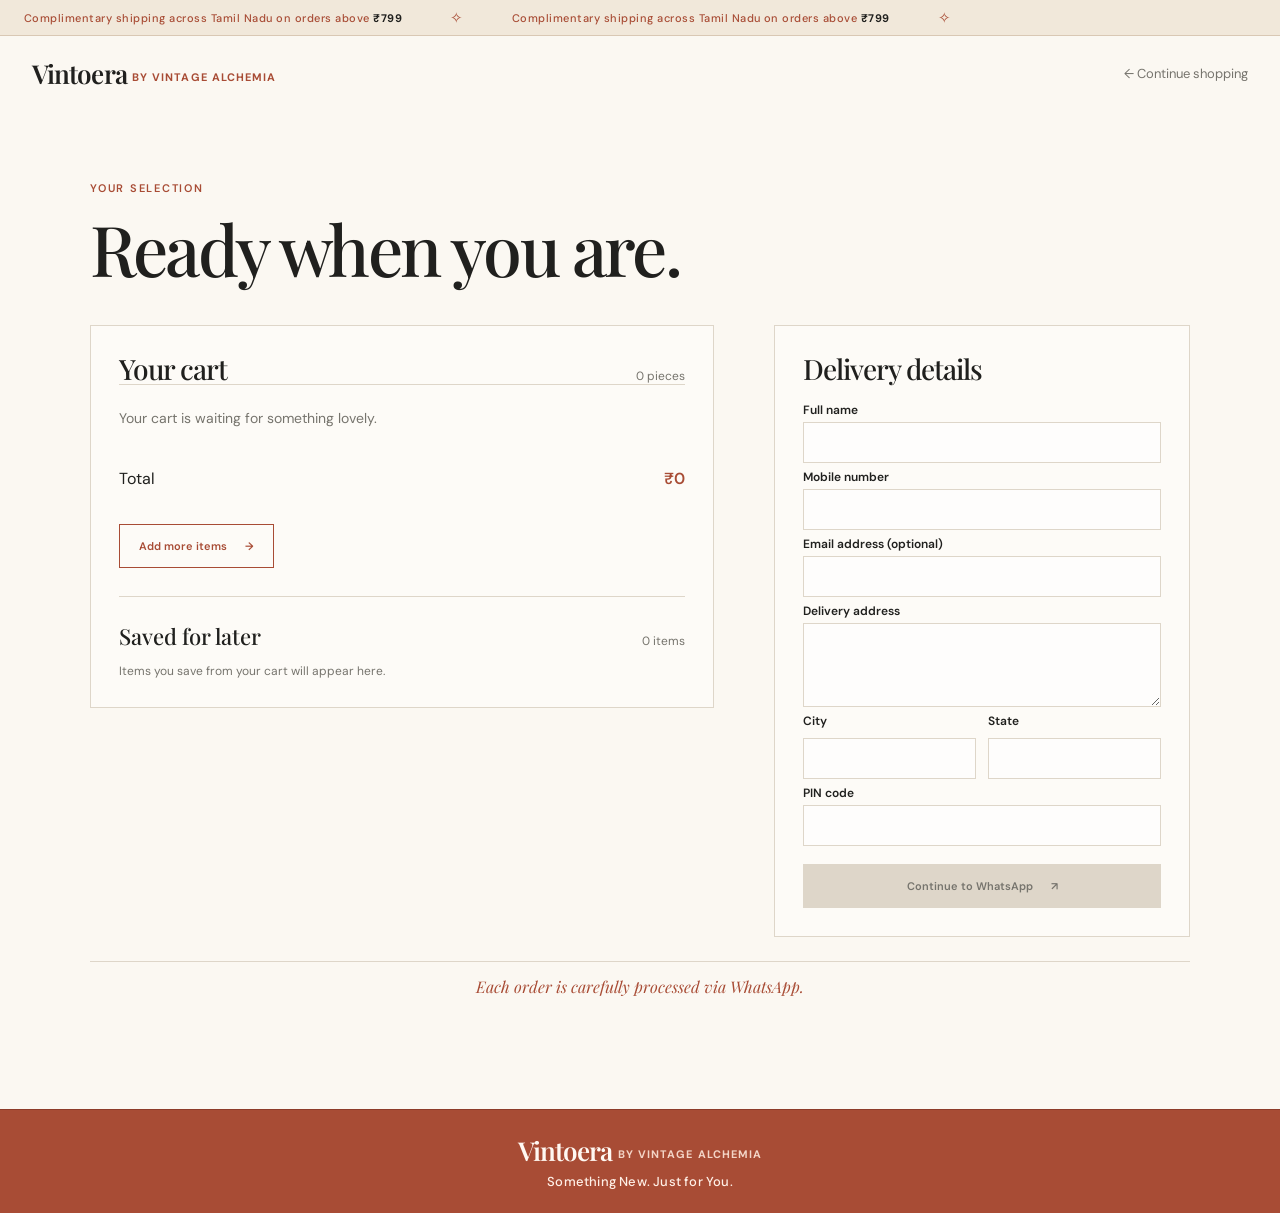
<file: checkout.html>
<!DOCTYPE html>
<html lang="en">
<head>
    <meta charset="UTF-8">
    <meta name="viewport" content="width=device-width, initial-scale=1.0">
    <title>Vintoera | Checkout</title>
    <link rel="preconnect" href="https://fonts.googleapis.com">
    <link rel="preconnect" href="https://fonts.gstatic.com" crossorigin>
    <link href="https://fonts.googleapis.com/css2?family=DM+Sans:wght@400;500;600&family=Playfair+Display:wght@500;600&display=swap" rel="stylesheet">
    <link rel="stylesheet" href="style.css">
</head>
<body>
    <div class="shipping-announcement" role="note" aria-label="Complimentary shipping across Tamil Nadu on orders above ₹799">
        <div class="shipping-announcement-track" aria-hidden="true">
            <span>Complimentary shipping across Tamil Nadu on orders above <strong>₹799</strong></span>
            <span class="shipping-announcement-star">✧</span>
            <span>Complimentary shipping across Tamil Nadu on orders above <strong>₹799</strong></span>
            <span class="shipping-announcement-star">✧</span>
        </div>
    </div>
    <header class="site-header">
        <a class="brand" href="index.html" aria-label="Vintoera by Vintage Alchemia home">Vintoera <span>by Vintage Alchemia</span></a>
        <a class="back-link" id="checkout-return-link" href="index.html"><span aria-hidden="true">←</span> Continue shopping</a>
    </header>
    <main class="checkout-page">
        <p class="eyebrow">Your selection</p>
        <h1>Ready when you are.</h1>
        <div class="checkout-layout">
            <section class="cart-summary">
                <div class="checkout-heading"><h2>Your cart</h2><span id="item-count">0 items</span></div>
                <div id="cart-items"></div>
                <p class="empty-cart" id="empty-cart" hidden>Your cart is waiting for something lovely.</p>
                <div class="cart-total"><span>Total</span><strong id="cart-total">₹0</strong></div>
                <a class="button continue-shopping" id="checkout-add-more-link" href="index.html#shop">Add more items <span aria-hidden="true">→</span></a>
                <section class="saved-items-section" aria-labelledby="saved-for-later-title">
                    <div class="saved-items-heading"><h3 id="saved-for-later-title">Saved for later</h3><span id="saved-for-later-count">0 items</span></div>
                    <p class="saved-items-empty" id="saved-for-later-empty">Items you save from your cart will appear here.</p>
                    <div id="saved-for-later-items"></div>
                </section>
            </section>
            <section class="checkout-card">
                <h2>Delivery details</h2>
                <form class="customer-details-form" id="customer-details-form" action="https://wa.me/917708564234" method="get" target="_blank">
                    <label for="customer-name">Full name</label>
                    <input id="customer-name" type="text" autocomplete="name" required>

                    <label for="customer-mobile">Mobile number</label>
                    <input id="customer-mobile" type="tel" inputmode="tel" autocomplete="tel" required>

                    <label for="customer-email">Email address (optional)</label>
                    <input id="customer-email" type="email" autocomplete="email">

                    <label for="delivery-address">Delivery address</label>
                    <textarea id="delivery-address" rows="3" autocomplete="street-address" required></textarea>

                    <div class="address-location-fields">
                        <div>
                            <label for="delivery-city">City</label>
                            <input id="delivery-city" type="text" autocomplete="address-level2" required>
                        </div>
                        <div>
                            <label for="delivery-state">State</label>
                            <input id="delivery-state" type="text" autocomplete="address-level1" required>
                        </div>
                    </div>

                    <label for="delivery-postal-code">PIN code</label>
                    <input id="delivery-postal-code" type="text" inputmode="numeric" autocomplete="postal-code" pattern="[0-9]{6}" maxlength="6" title="Enter a 6-digit PIN code" required>
                    <button class="button whatsapp-button" id="checkout-submit" type="submit">Continue to WhatsApp <span aria-hidden="true">↗</span></button>
                </form>
            </section>
        </div>
        <p class="delivery-processing-note">Each order is carefully processed via WhatsApp.</p>
    </main>
    <footer class="site-footer">
        <a class="brand" href="index.html">Vintoera <span>by Vintage Alchemia</span></a>
        <p>Something New. Just for You.</p>
    </footer>
    <script>
        const shoppingReturn = sessionStorage.getItem('vintoera-shopping-return');
        if (shoppingReturn) {
            const returnState = JSON.parse(shoppingReturn);
            if (returnState.href) {
                document.getElementById('checkout-return-link').href = returnState.href;
                document.getElementById('checkout-add-more-link').href = returnState.href;
            }
        }
        const readStoredItems = (key) => {
            const items = JSON.parse(localStorage.getItem(key) || '[]');
            return Array.isArray(items) ? items : [];
        };
        const customerDetailsKey = 'vintoera-customer-details';
        const customerDetailFields = {
            name: document.getElementById('customer-name'),
            mobile: document.getElementById('customer-mobile'),
            email: document.getElementById('customer-email'),
            address: document.getElementById('delivery-address'),
            city: document.getElementById('delivery-city'),
            state: document.getElementById('delivery-state'),
            postalCode: document.getElementById('delivery-postal-code')
        };
        const savedCustomerDetails = JSON.parse(localStorage.getItem(customerDetailsKey) || 'null');
        if (savedCustomerDetails && typeof savedCustomerDetails === 'object' && !Array.isArray(savedCustomerDetails)) {
            Object.entries(customerDetailFields).forEach(([key, field]) => {
                if (typeof savedCustomerDetails[key] === 'string') field.value = savedCustomerDetails[key];
            });
        }
        document.getElementById('customer-details-form').addEventListener('input', () => {
            const details = Object.fromEntries(
                Object.entries(customerDetailFields).map(([key, field]) => [key, field.value])
            );
            if (Object.values(details).some((value) => value.trim())) {
                localStorage.setItem(customerDetailsKey, JSON.stringify(details));
            } else {
                localStorage.removeItem(customerDetailsKey);
            }
        });
        let cartItems = readStoredItems('vintoera-cart');
        let savedForLaterItems = readStoredItems('vintoera-saved-for-later');
        const cartList = document.getElementById('cart-items');
        const priceAmount = (price) => Number(price.replace(/[^0-9.]/g, ''));
        const itemQuantity = (item) => item.quantity || 1;

        function persistCart() {
            localStorage.setItem('vintoera-cart', JSON.stringify(cartItems));
        }

        function persistSavedForLaterItems() {
            localStorage.setItem('vintoera-saved-for-later', JSON.stringify(savedForLaterItems));
        }

        function moveItemToCart(item, sourceItems) {
            const index = sourceItems.indexOf(item);
            if (index === -1) return;
            sourceItems.splice(index, 1);
            const existingItem = cartItems.find((cartItem) => cartItem.name === item.name && cartItem.price === item.price);
            if (existingItem) {
                existingItem.quantity = itemQuantity(existingItem) + itemQuantity(item);
                if (!existingItem.image) existingItem.image = item.image || legacyItemImages[item.name];
            }
            else cartItems.push(item);
            persistCart();
            persistSavedForLaterItems();
            renderCart();
        }

        const legacyItemImages = {
            'Huracan': 'car-frame-huracan.jpg',
            'Keychain 04': 'Keychain front image 2.jpg',
            'Blue Paw': 'Paw Blue.jpeg'
        };

        function createItemThumbnail(item) {
            const thumbnail = document.createElement('span');
            thumbnail.className = 'saved-item-thumbnail';
            const source = item.image || legacyItemImages[item.name];
            if (source) {
                const image = document.createElement('img');
                image.src = source;
                image.alt = '';
                image.addEventListener('error', () => thumbnail.classList.add('image-unavailable'), { once: true });
                thumbnail.appendChild(image);
            } else {
                thumbnail.classList.add('image-unavailable');
                thumbnail.textContent = '✧';
            }
            return thumbnail;
        }

        function renderSavedItems(items, listId, countId, emptyId, storageKey) {
            const list = document.getElementById(listId);
            list.replaceChildren();
            const empty = document.getElementById(emptyId);
            const count = items.reduce((sum, item) => sum + itemQuantity(item), 0);
            document.getElementById(countId).textContent = `${count} ${count === 1 ? 'item' : 'items'}`;
            empty.hidden = items.length > 0;
            items.forEach((item) => {
                const row = document.createElement('div');
                row.className = 'saved-item-row';
                const thumbnail = createItemThumbnail(item);
                const details = document.createElement('span');
                details.className = 'cart-item-details';
                details.append(document.createTextNode(item.name));
                const itemPrice = document.createElement('small');
                itemPrice.textContent = `${item.price} · Qty ${itemQuantity(item)}`;
                details.appendChild(itemPrice);
                const actions = document.createElement('div');
                actions.className = 'saved-item-actions';
                const moveButton = document.createElement('button');
                moveButton.className = 'saved-item-icon';
                moveButton.type = 'button';
                moveButton.textContent = '🛒';
                moveButton.setAttribute('aria-label', `Move ${item.name} to cart`);
                moveButton.title = 'Move to cart';
                moveButton.addEventListener('click', () => {
                    moveItemToCart(item, items);
                });
                const removeButton = document.createElement('button');
                removeButton.className = 'saved-item-icon saved-item-remove';
                removeButton.type = 'button';
                removeButton.textContent = '×';
                removeButton.setAttribute('aria-label', `Remove ${item.name} from ${storageKey === 'vintoera-wishlist' ? 'wishlist' : 'saved for later'}`);
                removeButton.title = 'Remove';
                removeButton.addEventListener('click', () => {
                    const index = items.indexOf(item);
                    if (index === -1) return;
                    items.splice(index, 1);
                    localStorage.setItem(storageKey, JSON.stringify(items));
                    renderSavedItems(items, listId, countId, emptyId, storageKey);
                });
                actions.append(moveButton, removeButton);
                row.append(thumbnail, details, actions);
                list.appendChild(row);
            });
        }

        function renderCart() {
            cartList.innerHTML = '';
            const pieceCount = cartItems.reduce((sum, item) => sum + (item.quantity || 1), 0);
            const total = cartItems.reduce((sum, item) => sum + priceAmount(item.price) * itemQuantity(item), 0);
            document.getElementById('item-count').textContent = `${pieceCount} ${pieceCount === 1 ? 'piece' : 'pieces'}`;
            document.getElementById('cart-total').textContent = `₹${total}`;
            document.getElementById('empty-cart').hidden = cartItems.length > 0;
            document.getElementById('checkout-submit').disabled = cartItems.length === 0;
            cartItems.forEach((item, index) => {
                const row = document.createElement('div');
                row.className = 'cart-row';
                const quantity = itemQuantity(item);
                const lineTotal = priceAmount(item.price) * quantity;
                const unitPrice = priceAmount(item.price);
                const thumbnail = createItemThumbnail(item);
                const details = document.createElement('span');
                details.className = 'cart-item-details';
                details.append(document.createTextNode(item.name));
                const unitPriceLabel = document.createElement('small');
                unitPriceLabel.textContent = `Unit price: ₹${unitPrice}`;
                details.appendChild(unitPriceLabel);

                const totalLabel = document.createElement('strong');
                totalLabel.textContent = `₹${lineTotal}`;

                const quantityControls = document.createElement('div');
                quantityControls.className = 'cart-quantity-controls';
                const decreaseButton = document.createElement('button');
                decreaseButton.className = 'cart-quantity-button';
                decreaseButton.type = 'button';
                decreaseButton.textContent = '−';
                decreaseButton.setAttribute('aria-label', `Decrease quantity of ${item.name}`);
                const quantityLabel = document.createElement('span');
                quantityLabel.className = 'cart-quantity-value';
                quantityLabel.textContent = quantity;
                const increaseButton = document.createElement('button');
                increaseButton.className = 'cart-quantity-button';
                increaseButton.type = 'button';
                increaseButton.textContent = '+';
                increaseButton.setAttribute('aria-label', `Increase quantity of ${item.name}`);
                quantityControls.append(decreaseButton, quantityLabel, increaseButton);
                const saveForLaterButton = document.createElement('button');
                saveForLaterButton.className = 'text-action text-action-muted cart-save-button';
                saveForLaterButton.type = 'button';
                saveForLaterButton.textContent = 'Save for later';
                saveForLaterButton.addEventListener('click', () => {
                    cartItems.splice(index, 1);
                    const existingSavedItem = savedForLaterItems.find((savedItem) => savedItem.name === item.name && savedItem.price === item.price);
                    if (existingSavedItem) existingSavedItem.quantity = itemQuantity(existingSavedItem) + quantity;
                    else savedForLaterItems.push(item);
                    persistCart();
                    persistSavedForLaterItems();
                    renderCart();
                });
                const removeButton = document.createElement('button');
                removeButton.className = 'saved-item-icon saved-item-remove';
                removeButton.type = 'button';
                removeButton.textContent = '×';
                removeButton.setAttribute('aria-label', `Remove ${item.name} from cart`);
                removeButton.title = 'Remove';
                removeButton.addEventListener('click', () => {
                    cartItems.splice(index, 1);
                    persistCart();
                    renderCart();
                });

                decreaseButton.addEventListener('click', () => {
                    if (quantity === 1) cartItems.splice(index, 1);
                    else item.quantity = quantity - 1;
                    persistCart();
                    renderCart();
                });
                increaseButton.addEventListener('click', () => {
                    item.quantity = quantity + 1;
                    persistCart();
                    renderCart();
                });

                const controls = document.createElement('div');
                controls.className = 'cart-row-controls';
                const cartActions = document.createElement('div');
                cartActions.className = 'cart-row-actions';
                cartActions.append(quantityControls, removeButton);
                controls.append(saveForLaterButton, cartActions);
                row.append(thumbnail, details, totalLabel, controls);
                cartList.appendChild(row);
            });
            renderSavedItems(savedForLaterItems, 'saved-for-later-items', 'saved-for-later-count', 'saved-for-later-empty', 'vintoera-saved-for-later');
        }

        document.getElementById('customer-details-form').addEventListener('submit', (event) => {
            if (cartItems.length === 0) {
                event.preventDefault();
                return;
            }

            const customerName = document.getElementById('customer-name').value.trim();
            const customerMobile = document.getElementById('customer-mobile').value.trim();
            const customerEmail = document.getElementById('customer-email').value.trim();
            const address = document.getElementById('delivery-address').value.trim();
            const city = document.getElementById('delivery-city').value.trim();
            const state = document.getElementById('delivery-state').value.trim();
            const postalCode = document.getElementById('delivery-postal-code').value.trim();
            const total = cartItems.reduce((sum, item) => sum + priceAmount(item.price) * itemQuantity(item), 0);
            const orderText = [
                'Hi Vintoera, I confirm this order. Please coordinate delivery and payment with me via WhatsApp.',
                `Name: ${customerName}`,
                `Mobile: ${customerMobile}`,
                ...(customerEmail ? [`Email: ${customerEmail}`] : []),
                `Delivery address: ${address}, ${city}, ${state} ${postalCode}`,
                `Items: ${cartItems.map((item) => `${item.name} x${item.quantity || 1} (unit price ${item.price})`).join(', ')}`,
                `Total: ₹${total}.`
            ].join('\n');
            event.currentTarget.action = `https://wa.me/917708564234?text=${encodeURIComponent(orderText)}`;
        });

        renderCart();
    </script>
</body>
</html>
</file>
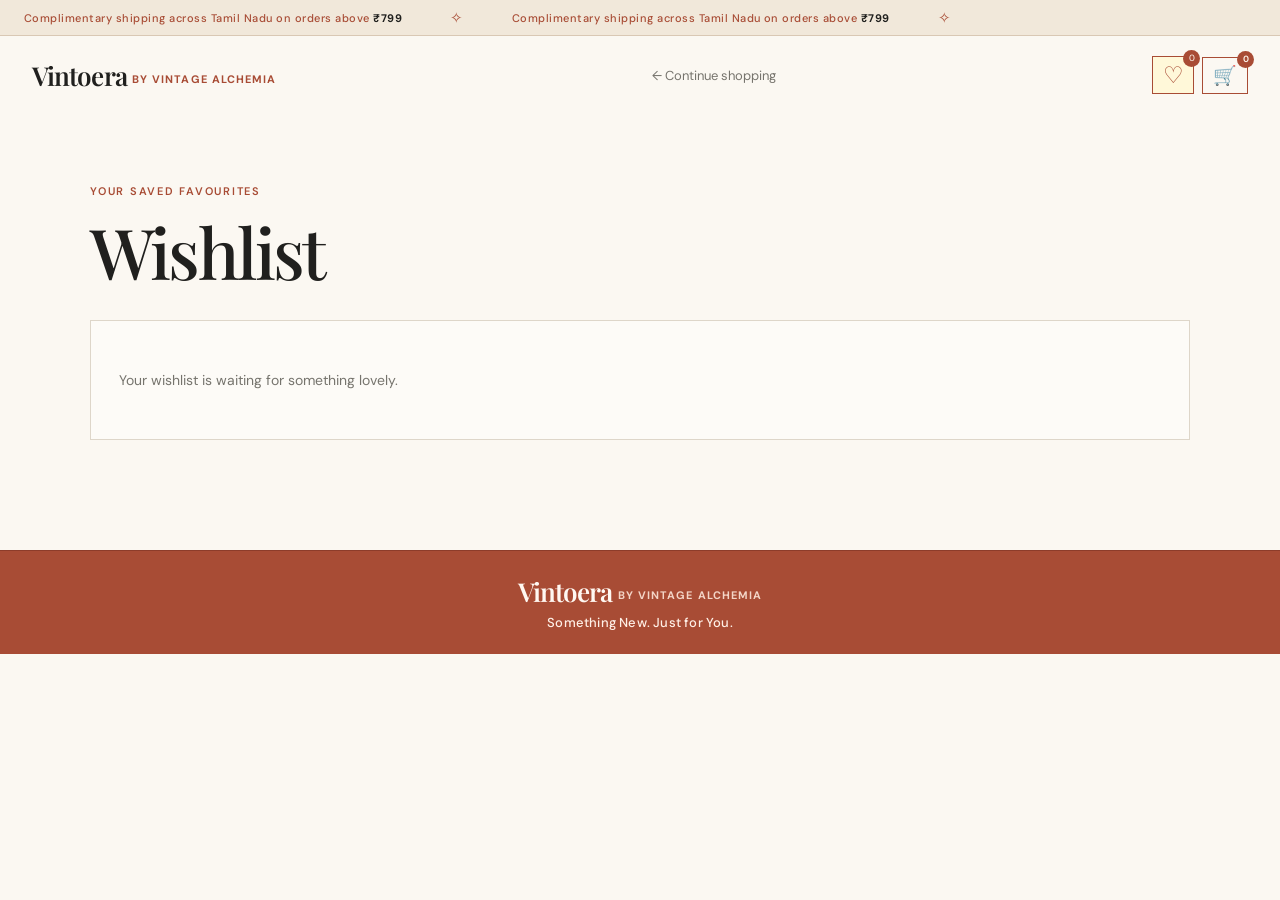
<file: wishlist.html>
<!DOCTYPE html>
<html lang="en">
<head>
    <meta charset="UTF-8">
    <meta name="viewport" content="width=device-width, initial-scale=1.0">
    <title>Vintoera | Wishlist</title>
    <link rel="preconnect" href="https://fonts.googleapis.com">
    <link rel="preconnect" href="https://fonts.gstatic.com" crossorigin>
    <link href="https://fonts.googleapis.com/css2?family=DM+Sans:wght@400;500;600&family=Playfair+Display:wght@500;600&display=swap" rel="stylesheet">
    <link rel="stylesheet" href="style.css">
</head>
<body>
    <div class="shipping-announcement" role="note" aria-label="Complimentary shipping across Tamil Nadu on orders above ₹799">
        <div class="shipping-announcement-track" aria-hidden="true">
            <span>Complimentary shipping across Tamil Nadu on orders above <strong>₹799</strong></span>
            <span class="shipping-announcement-star">✧</span>
            <span>Complimentary shipping across Tamil Nadu on orders above <strong>₹799</strong></span>
            <span class="shipping-announcement-star">✧</span>
        </div>
    </div>
    <header class="site-header">
        <a class="brand" href="index.html" aria-label="Vintoera by Vintage Alchemia home">Vintoera <span>by Vintage Alchemia</span></a>
        <a class="back-link" href="index.html#shop"><span aria-hidden="true">←</span> Continue shopping</a>
        <div class="header-actions">
            <a class="header-icon-button active" href="wishlist.html" aria-label="Wishlist" aria-current="page"><span aria-hidden="true">♡</span><span class="cart-badge" id="wishlist-count">0</span></a>
            <button class="cart-button" type="button" aria-label="Shopping cart" onclick="window.location.href='checkout.html'"><span class="cart-icon" aria-hidden="true">🛒</span><span class="cart-badge" id="cart-count">0</span></button>
        </div>
    </header>
    <main class="checkout-page wishlist-page">
        <p class="eyebrow">Your saved favourites</p>
        <h1>Wishlist</h1>
        <section class="wishlist-list" aria-label="Wishlist items">
            <p class="empty-cart" id="wishlist-empty">Your wishlist is waiting for something lovely.</p>
            <div id="wishlist-items"></div>
        </section>
    </main>
    <footer class="site-footer">
        <a class="brand" href="index.html">Vintoera <span>by Vintage Alchemia</span></a>
        <p>Something New. Just for You.</p>
    </footer>
    <script>
        const readItems = (key) => {
            const items = JSON.parse(localStorage.getItem(key) || '[]');
            return Array.isArray(items) ? items : [];
        };
        let wishlistItems = readItems('vintoera-wishlist');
        const cartItems = readItems('vintoera-cart');
        const itemQuantity = (item) => item.quantity || 1;
        const legacyItemImages = {
            'Huracan': 'car-frame-huracan.jpg',
            'Keychain 04': 'Keychain front image 2.jpg',
            'Blue Paw': 'Paw Blue.jpeg'
        };

        function renderWishlist() {
            const list = document.getElementById('wishlist-items');
            list.replaceChildren();
            document.getElementById('wishlist-count').textContent = wishlistItems.length;
            document.getElementById('cart-count').textContent = cartItems.reduce((sum, item) => sum + itemQuantity(item), 0);
            document.getElementById('wishlist-empty').hidden = wishlistItems.length > 0;
            wishlistItems.forEach((item, index) => {
                const row = document.createElement('article');
                row.className = 'wishlist-item';
                const thumbnail = document.createElement('span');
                thumbnail.className = 'saved-item-thumbnail';
                const thumbnailSource = item.image || legacyItemImages[item.name];
                if (thumbnailSource) {
                    const image = document.createElement('img');
                    image.src = thumbnailSource;
                    image.alt = '';
                    image.addEventListener('error', () => thumbnail.classList.add('image-unavailable'), { once: true });
                    thumbnail.appendChild(image);
                } else {
                    thumbnail.classList.add('image-unavailable');
                    thumbnail.textContent = '✧';
                }
                const details = document.createElement('a');
                details.className = 'cart-item-details wishlist-item-details';
                details.href = item.href || 'index.html#shop';
                details.textContent = item.name;
                details.addEventListener('click', () => {
                    if (item.href) {
                        sessionStorage.setItem('vintoera-shopping-return', JSON.stringify({
                            href: item.href,
                            variantName: item.variantName || '',
                            variantGroupName: item.variantGroupName || '',
                            posterSizeName: item.posterSizeName || '',
                            scrollY: 0
                        }));
                    }
                });
                const price = document.createElement('small');
                price.textContent = `${item.price} · Qty ${itemQuantity(item)}`;
                details.appendChild(price);
                const actions = document.createElement('div');
                actions.className = 'saved-item-actions';
                const moveButton = document.createElement('button');
                moveButton.className = 'saved-item-icon';
                moveButton.type = 'button';
                moveButton.textContent = '🛒';
                moveButton.setAttribute('aria-label', `Move ${item.name} to cart`);
                moveButton.title = 'Move to cart';
                moveButton.addEventListener('click', () => {
                    const [wishlistItem] = wishlistItems.splice(index, 1);
                    const existingItem = cartItems.find((cartItem) => cartItem.name === wishlistItem.name && cartItem.price === wishlistItem.price);
                    if (existingItem) existingItem.quantity = itemQuantity(existingItem) + itemQuantity(wishlistItem);
                    else cartItems.push(wishlistItem);
                    if (existingItem && !existingItem.image) existingItem.image = wishlistItem.image;
                    localStorage.setItem('vintoera-wishlist', JSON.stringify(wishlistItems));
                    localStorage.setItem('vintoera-cart', JSON.stringify(cartItems));
                    renderWishlist();
                });
                const removeButton = document.createElement('button');
                removeButton.className = 'saved-item-icon saved-item-remove';
                removeButton.type = 'button';
                removeButton.textContent = '×';
                removeButton.setAttribute('aria-label', `Remove ${item.name} from wishlist`);
                removeButton.title = 'Remove';
                removeButton.addEventListener('click', () => {
                    wishlistItems.splice(index, 1);
                    localStorage.setItem('vintoera-wishlist', JSON.stringify(wishlistItems));
                    renderWishlist();
                });
                actions.append(moveButton, removeButton);
                row.append(thumbnail, details, actions);
                list.appendChild(row);
            });
        }

        renderWishlist();
    </script>
</body>
</html>
</file>
<file: style.css>
:root {
    --ink: #20201e;
    --muted: #76746d;
    --paper: #fbf8f2;
    --sand: #eee6d8;
    --line: #ded6c9;
    --accent: #a84c35;
    --display-font: 'Playfair Display', serif;
    --body-font: 'DM Sans', sans-serif;
}

* { box-sizing: border-box; }
html, body { overflow-x: hidden; }
html { scroll-behavior: smooth; }
body { margin: 0; color: var(--ink); background: var(--paper); font-family: var(--body-font); }
a { color: inherit; text-decoration: none; }
.shipping-announcement { height: 36px; overflow: hidden; display: flex; align-items: center; border-bottom: 1px solid #d9c8b4; color: var(--accent); background: #f1e8da; font-size: 11px; font-weight: 500; letter-spacing: .045em; }
.shipping-announcement-track { width: max-content; display: flex; align-items: center; gap: 48px; padding-left: 24px; white-space: nowrap; animation: shipping-announcement-scroll 26s linear infinite; }
.shipping-announcement-track strong { color: var(--ink); font-weight: 700; }
.shipping-announcement-star { color: var(--accent); font-size: 15px; }
.shipping-announcement:hover .shipping-announcement-track { animation-play-state: paused; }
@keyframes shipping-announcement-scroll { to { transform: translateX(-50%); } }
.site-header { width: min(1330px, calc(100% - 64px)); margin: auto; padding: 20px 0; display: flex; align-items: center; justify-content: space-between; }
.brand { color: var(--ink); font-family: var(--display-font); font-size: 26px; font-weight: 600; letter-spacing: -.035em; }
.brand span { color: var(--accent); font-family: var(--body-font); font-size: .42em; font-weight: 700; letter-spacing: .1em; text-transform: uppercase; vertical-align: middle; }
.site-nav { display: flex; gap: 8px; align-items: center; color: var(--ink); font-size: 14px; font-weight: 600; }
.site-nav a { padding: 11px 14px; border: 1px solid transparent; transition: .2s ease; }
.site-nav a:hover { color: var(--accent); border-color: var(--accent); background: #fff8d9; }
.site-nav a:hover, .back-link:hover, .site-footer a:hover { color: var(--accent); }
.header-tools { display: flex; align-items: center; gap: 10px; }
.header-actions { display: inline-flex; align-items: center; gap: 8px; }
.header-icon-button { position: relative; width: 42px; height: 38px; display: inline-flex; align-items: center; justify-content: center; border: 1px solid var(--line); color: var(--accent); font-size: 23px; line-height: 1; }
.header-icon-button:hover, .header-icon-button.active { border-color: var(--accent); background: #fff8d9; }
.header-icon-button .cart-badge { position: absolute; top: -7px; right: -7px; min-width: 17px; height: 17px; font-size: 9px; }
.search-box { display: flex; align-items: center; gap: 6px; padding: 0 10px; border: 1px solid var(--line); background: rgba(255, 255, 255, .45); color: var(--muted); }
.search-box button { padding: 0; border: 0; color: inherit; background: transparent; font: inherit; font-size: 18px; line-height: 1; cursor: pointer; }
.search-box input { width: 90px; border: 0; outline: 0; color: var(--ink); background: transparent; font: inherit; font-size: 12px; }
.search-box input::placeholder { color: var(--muted); }
.cart-button, .add-cart { border: 1px solid var(--accent); color: var(--accent); background: transparent; font: inherit; cursor: pointer; }
.cart-button { position: relative; display: inline-flex; align-items: center; gap: 8px; padding: 8px 10px; font-size: 12px; font-weight: 600; }
.cart-button .cart-badge { position: absolute; top: -7px; right: -7px; min-width: 17px; height: 17px; font-size: 9px; }
.cart-icon { font-size: 19px; line-height: 1; }
.cart-badge { display: inline-flex; min-width: 19px; height: 19px; padding: 0 5px; align-items: center; justify-content: center; border-radius: 50%; color: #fffaf1; background: var(--accent); font-size: 10px; }
.hero { min-height: 0; height: clamp(500px, 28vw, 540px); padding: 44px max(32px, calc((100% - 1330px) / 2)); position: relative; overflow: hidden; background: var(--sand); }
.hero-slideshow { position: absolute; z-index: 0; inset: 0; overflow: hidden; }
.hero-slide { position: absolute; inset: 0; width: 100%; height: 100%; object-fit: cover; object-position: center; opacity: 0; transform: scale(1.04); transition: opacity 1s ease; }
.hero-slide.active { opacity: 1; animation: hero-image-drift 6s ease-out both; }
@keyframes hero-image-drift { to { transform: scale(1); } }
.hero::after { content: ''; position: absolute; z-index: 1; inset: 0; background: linear-gradient(90deg, rgba(251, 248, 242, .86) 0%, rgba(251, 248, 242, .58) 31%, rgba(251, 248, 242, .13) 58%, rgba(251, 248, 242, .02) 100%); pointer-events: none; }
.hero-content { position: relative; z-index: 2; width: min(650px, 49%); }
.hero-controls { position: absolute; z-index: 3; right: max(32px, calc((100% - 1330px) / 2)); bottom: 24px; display: flex; align-items: center; gap: 10px; padding: 8px 10px; border: 1px solid rgba(255, 255, 255, .55); background: rgba(251, 248, 242, .78); backdrop-filter: blur(8px); }
.hero-slide-step, .hero-slide-toggle, .hero-slide-dot { display: inline-flex; align-items: center; justify-content: center; border: 0; color: var(--ink); background: transparent; font: inherit; cursor: pointer; }
.hero-slide-step, .hero-slide-toggle { width: 30px; height: 30px; font-size: 15px; }
.hero-slide-step:hover, .hero-slide-toggle:hover { color: var(--accent); }
.hero-slide-dots { display: flex; align-items: center; gap: 7px; }
.hero-slide-dot { width: 8px; height: 8px; padding: 0; border-radius: 50%; background: #aaa39a; transition: transform .2s ease, background .2s ease; }
.hero-slide-dot.active { transform: scale(1.35); background: var(--accent); }
.hero-slide-step:focus-visible, .hero-slide-toggle:focus-visible, .hero-slide-dot:focus-visible { outline: 2px solid var(--accent); outline-offset: 3px; }
.product-marquee { overflow: hidden; padding: 15px 0; border-bottom: 1px solid var(--line); color: var(--accent); background: #fffaf1; }
.product-marquee-track { display: flex; width: max-content; animation: product-marquee-scroll 36s linear infinite; }
.product-marquee:hover .product-marquee-track, .product-marquee:focus-within .product-marquee-track { animation-play-state: paused; }
.product-marquee-group { display: flex; flex: 0 0 auto; align-items: center; gap: 30px; padding-right: 30px; white-space: nowrap; }
.product-marquee-group span:not(.marquee-star) { font-family: var(--display-font); font-size: 16px; font-weight: 500; }
.product-marquee .marquee-star { font-size: 14px; }
@keyframes product-marquee-scroll { to { transform: translateX(-50%); } }
.home-car-lane { position: relative; height: 82px; overflow: hidden; border-bottom: 1px solid var(--line); background: #f5efe5; }
.home-car-lane::before, .home-car-lane::after { position: absolute; z-index: 0; right: 0; left: 0; content: ''; }
.home-car-lane::before { bottom: 0; height: 22px; border-top: 1px solid #c9bca9; background: #eee6d8; }
.home-car-lane::after { bottom: 10px; height: 2px; background: repeating-linear-gradient(90deg, #c9bca9 0 20px, transparent 20px 48px); background-size: 48px 2px; animation: home-car-road-scroll 1.2s linear infinite; }
.home-car-scene { position: absolute; z-index: 1; inset: 0; opacity: 0; animation: home-car-scene-cycle 12s linear infinite; }
.home-car-scene-drive { opacity: 1; animation-name: home-car-drive-scene; }
.home-car { position: absolute; bottom: 7px; left: 0; z-index: 2; width: 92px; height: 46px; }
.home-car-journey { --home-car-stop: calc(96% - clamp(112px, 10vw, 125px) - 30px - 92px); animation: home-car-journey 12s linear infinite; }
.home-car-illustration { display: block; width: 100%; height: 100%; overflow: visible; transform: scaleX(-1); }
.home-car-shop { position: absolute; right: 4%; bottom: 22px; width: clamp(112px, 10vw, 125px); height: auto; stroke: #514840; stroke-width: 2; stroke-linecap: round; stroke-linejoin: round; }
.home-car-shop-building { fill: #f3e7d4; }
.home-car-shop-roof { fill: #a84c35; }
.home-car-shop-sign { fill: #fbf8f2; }
.home-car-shop-name { fill: #a84c35; stroke: none; font: 600 10px 'Playfair Display', serif; text-anchor: middle; }
.home-car-shop-awning { fill: #d7a06b; }
.home-car-shop-window { fill: #d7e3dc; }
.home-car-shop-door { fill: #c79569; }
.home-car-shopper { position: absolute; right: calc(4% + clamp(112px, 10vw, 125px) + 3px); bottom: 21px; width: 28px; height: 40px; overflow: visible; fill: #514840; stroke: #514840; stroke-width: 1.7; stroke-linecap: round; stroke-linejoin: round; opacity: 0; animation: home-car-shop-visit 12s linear infinite; }
.home-car-gift { fill: #a84c35; stroke: #fbf8f2; stroke-width: .8; opacity: 0; animation: home-car-gift-pickup 12s linear infinite; }
.home-car-body, .home-car-window, .home-car-detail, .home-car-wheel circle, .home-car-wheel path { stroke: #514840; stroke-linecap: round; stroke-linejoin: round; }
.home-car-body { fill: #a84c35; stroke-width: 2; }
.home-car-window { fill: #fbf8f2; stroke-width: 1.6; }
.home-car-driver { fill: #514840; stroke: #514840; stroke-width: 1.5; stroke-linecap: round; stroke-linejoin: round; }
.home-car-detail { fill: none; stroke-width: 1.6; }
.home-car-journey .home-car-wheel { transform-box: fill-box; transform-origin: center; animation: home-car-journey-wheels 12s linear infinite; }
.home-car-wheel circle { fill: #fbf8f2; stroke-width: 2; }
.home-car-wheel path { fill: none; stroke-width: 1.2; }
@keyframes home-car-drive-scene { 0%, 40% { opacity: 1; } 45%, 96% { opacity: 0; } 100% { opacity: 1; } }
@keyframes home-car-scene-cycle { 0%, 42% { opacity: 0; } 47%, 95% { opacity: 1; } 100% { opacity: 0; } }
@keyframes home-car-journey { 0% { left: -92px; } 62% { left: var(--home-car-stop); } 80% { left: var(--home-car-stop); } 100% { left: calc(100vw + 92px); } }
@keyframes home-car-journey-wheels { 0% { transform: rotate(0); } 62% { transform: rotate(1080deg); } 80% { transform: rotate(1080deg); } 100% { transform: rotate(1800deg); } }
@keyframes home-car-shop-visit { 0%, 62% { opacity: 0; transform: translateX(0); } 64% { opacity: 1; transform: translateX(0); } 70% { opacity: 1; transform: translateX(58px); } 72%, 73% { opacity: 0; transform: translateX(58px); } 74% { opacity: 1; transform: translateX(58px); } 80% { opacity: 1; transform: translateX(0); } 84%, 100% { opacity: 0; transform: translateX(0); } }
@keyframes home-car-gift-pickup { 0%, 73% { opacity: 0; } 74%, 81% { opacity: 1; } 83%, 100% { opacity: 0; } }
@keyframes home-car-road-scroll { to { background-position-x: -48px; } }
.eyebrow { margin: 0 0 18px; color: var(--accent); font-size: 11px; font-weight: 600; letter-spacing: .16em; text-transform: uppercase; }
h1, h2, h3, p { margin-top: 0; }
.hero h1 { max-width: none; margin-bottom: 20px; font-family: var(--display-font); font-size: clamp(42px, 5vw, 66px); font-weight: 500; line-height: .98; letter-spacing: -.045em; }
.hero h1 em { white-space: nowrap; }
h1 em { color: var(--accent); font-weight: 500; }
.hero-copy { max-width: 560px; margin-bottom: 20px; color: #5f5b53; font-size: 13px; line-height: 1.5; }
.brand-message { max-width: 580px; margin-bottom: 22px; color: #b24e36; font-family: var(--display-font); font-size: 17px; font-style: italic; line-height: 1.35; }
.hero-actions { display: flex; align-items: center; gap: 24px; flex-wrap: wrap; }
.hero-secondary-link { color: var(--ink); font-size: 12px; font-weight: 600; transition: color .2s ease; }
.hero-secondary-link span { margin-left: 5px; color: var(--accent); }
.hero-secondary-link:hover { color: var(--accent); }
.button { display: inline-flex; align-items: center; justify-content: center; gap: 18px; padding: 14px 19px; border: 1px solid var(--ink); font-size: 11px; font-weight: 600; transition: .2s ease; }
.button-dark { color: var(--paper); background: var(--ink); }
.button-accent { color: #fffaf1; background: var(--accent); border-color: var(--accent); text-transform: uppercase; letter-spacing: .08em; }
.button:hover { transform: translateY(-2px); }
.hero-note { display: none; }
.dot { display: inline-block; width: 7px; height: 7px; margin-right: 8px; border-radius: 50%; background: var(--accent); }
.benefits { display: grid; grid-template-columns: repeat(5, 1fr); border-bottom: 1px solid var(--line); background: var(--paper); }
.benefits div { min-height: 68px; padding: 16px 12px; border-right: 1px solid var(--line); display: flex; align-items: center; justify-content: center; gap: 10px; color: #5f5b53; font-size: 11px; font-weight: 600; text-align: center; }
.benefits div:last-child { border-right: 0; }
.benefits span { display: inline-flex; flex: 0 0 auto; align-items: center; justify-content: center; color: var(--accent); font-size: 22px; font-weight: 400; line-height: 1; transform: translateY(-1px); }
.benefits div:first-child span { transform: translateY(1px); }
.shop-section, .detail-page { width: min(1330px, calc(100% - 64px)); margin: auto; padding: 64px 0 100px; }
.section-heading { display: flex; align-items: end; justify-content: space-between; margin-bottom: 42px; }
h2 { max-width: 480px; margin-bottom: 0; font-family: var(--display-font); font-size: clamp(34px, 4vw, 52px); font-weight: 500; line-height: 1.08; letter-spacing: -.035em; }
.section-heading h2 span { color: var(--accent); }
.section-count { margin: 0 0 4px; color: var(--muted); font-size: 12px; }
.product-grid { display: grid; grid-template-columns: repeat(4, 1fr); gap: 22px 16px; }
.product-card { min-width: 0; display: block; transition: transform .25s ease, box-shadow .25s ease; }
.product-image { overflow: hidden; background: var(--sand); aspect-ratio: 1 / 1.12; }
.product-image img, .detail-image img { width: 100%; height: 100%; display: block; object-fit: cover; transition: transform .5s ease; }
.product-card:hover, .product-card:focus-visible { transform: translateY(-5px); }
.product-card:hover .product-image img, .product-card:focus-visible .product-image img { transform: scale(1.05); }
.product-card:focus-visible { outline: 2px solid var(--accent); outline-offset: 4px; }
.search-empty { margin: 30px 0 0; color: var(--muted); font-size: 14px; }
.product-info { display: grid; grid-template-columns: 1fr auto; gap: 7px; padding-top: 17px; }
.product-info h3 { margin: 0; font-size: 15px; font-weight: 500; }
.product-info p { margin: 0; color: var(--muted); font-size: 14px; }
.view-link { grid-column: 1 / -1; color: var(--accent); font-size: 11px; transition: letter-spacing .2s ease; }
.product-card:hover .view-link, .product-card:focus-visible .view-link { letter-spacing: .04em; }
.shop-section.bestsellers-section { width: 100%; max-width: none; margin: 0; padding: 64px max(32px, calc((100% - 1330px) / 2)) 100px; background: #f5eee3; }
.bestsellers-section .section-heading, .bestsellers-section .product-grid { width: min(1330px, 100%); margin-right: auto; margin-left: auto; }
.add-cart { grid-column: 1 / -1; width: 100%; padding: 9px 10px; font-size: 11px; font-weight: 600; }
.product-grid .add-cart { display: none !important; }
.add-cart:hover, .cart-button:hover, .cart-add-detail:hover { color: #fffaf1; background: var(--accent); }
.cart-add-detail { width: 100%; margin-bottom: 10px; color: var(--accent); border-color: var(--accent); background: transparent; cursor: pointer; }
.wishlist-heart { position: absolute; z-index: 2; top: 14px; right: 14px; width: 44px; height: 44px; display: inline-flex; align-items: center; justify-content: center; border: 1px solid rgba(255, 250, 241, .85); border-radius: 50%; color: var(--accent); background: rgba(255, 250, 241, .92); font: 28px/1 var(--body-font); cursor: pointer; box-shadow: 0 2px 12px rgba(32, 32, 30, .12); }
.wishlist-heart:hover:not(:disabled), .wishlist-heart[aria-pressed="true"] { color: #fffaf1; background: var(--accent); }
.wishlist-heart:disabled { opacity: .55; cursor: not-allowed; }
.quantity-picker { display: flex; width: 132px; margin-bottom: 10px; border: 1px solid var(--line); }
.quantity-picker button, .quantity-picker span { width: 44px; height: 36px; display: inline-flex; align-items: center; justify-content: center; border: 0; color: var(--ink); background: transparent; font: inherit; }
.quantity-picker button { font-size: 20px; cursor: pointer; }
.quantity-picker button:hover { color: var(--accent); background: #fff8d9; }
.quantity-picker span { border-right: 1px solid var(--line); border-left: 1px solid var(--line); font-size: 13px; font-weight: 600; }
.cart-row small { margin-left: 8px; color: var(--muted); font-size: 11px; }
.site-footer { min-height: 104px; padding: 16px 20px; border-top: 1px solid #8d3c2a; display: flex; align-items: center; justify-content: center; flex-direction: column; gap: 5px; color: #fff8f2; background: var(--accent); font-size: 12px; }
.site-footer .brand { color: #fff8f2; }
.site-footer .brand span { color: #f3d5c7; }
.site-footer p { margin: 0; color: #fff0e7; font-family: var(--body-font); font-size: 13px; font-weight: 500; letter-spacing: .015em; }
.back-link { color: var(--muted); font-size: 13px; }
.detail-page { padding-top: 36px; }
.breadcrumb { display: block; margin-bottom: 24px; color: var(--muted); font-size: 12px; }
.product-detail { display: grid; grid-template-columns: minmax(0, 1.06fr) minmax(330px, .94fr); gap: clamp(48px, 9vw, 130px); align-items: start; }
.product-visual { min-width: 0; }
.detail-image { position: relative; background: var(--sand); aspect-ratio: 1 / 1.08; overflow: visible; }
.product-image-actions { display: flex; flex-direction: column; gap: 12px; padding-top: 14px; }
.product-image-actions .quantity-picker { margin-bottom: 0; }
.product-image-actions .quantity-subtotal { max-width: none; margin-bottom: 0; }
.product-action-buttons { display: grid; grid-template-columns: minmax(0, 1fr) minmax(0, 1fr) 44px; gap: 10px; }
.product-action-buttons .cart-add-detail { min-width: 0; margin: 0; padding: 12px 8px; }
.product-action-buttons .whatsapp-button { min-width: 0; width: 100%; margin: 0; padding: 12px 8px; gap: 7px; }
.product-action-buttons .share-button { width: 44px; height: 44px; min-width: 0; margin: 0; padding: 0; cursor: pointer; }
.share-icon { width: 20px; height: 20px; fill: none; stroke: currentColor; stroke-width: 1.8; stroke-linecap: round; stroke-linejoin: round; }
.share-status { margin: 0; color: var(--muted); font-size: 12px; }
.previous-image, .next-image { position: absolute; top: 50%; width: 44px; height: 44px; border: 1px solid rgba(255, 250, 241, .8); border-radius: 50%; color: var(--ink); background: rgba(255, 250, 241, .88); font: 28px/1 var(--body-font); cursor: pointer; transform: translateY(-50%); }
.previous-image { left: 0; transform: translate(-50%, -50%); }
.next-image { right: 0; transform: translate(50%, -50%); }
.previous-image:hover, .next-image:hover { color: #fffaf1; background: var(--accent); }
.detail-copy h1 { max-width: 450px; margin-bottom: 14px; font-family: var(--display-font); font-size: clamp(42px, 5vw, 66px); font-weight: 500; line-height: 1; letter-spacing: -.04em; }
.detail-price { font-size: 16px; }
.variant-picker { margin: 20px 0; }
.variant-label { margin-bottom: 10px; font-size: 11px; font-weight: 600; letter-spacing: .12em; text-transform: uppercase; }
.variant-options { display: grid; grid-template-columns: repeat(4, minmax(0, 1fr)); gap: 8px; }
.variant-back-button { margin-bottom: 12px; padding: 8px 0; border: 0; color: var(--accent); background: transparent; font: inherit; font-size: 12px; cursor: pointer; }
.variant-back-button:hover { text-decoration: underline; }
.variant-option { min-width: 0; padding: 8px; border: 1px solid var(--line); color: var(--ink); background: transparent; display: flex; flex-direction: column; align-items: stretch; gap: 7px; font: inherit; font-size: 12px; text-align: left; cursor: pointer; }
.variant-thumb { width: 100%; aspect-ratio: 1 / 1; object-fit: cover; background: var(--sand); }
.variant-option strong { color: var(--muted); font-size: 11px; font-weight: 500; }
.variant-option:hover, .variant-option.selected { border-color: var(--accent); }
.variant-option.selected { background: #ebe4d8; }
.cart-add-detail:disabled { opacity: .55; cursor: not-allowed; }
.whatsapp-button[aria-disabled="true"] { opacity: .55; cursor: not-allowed; }
.quantity-subtotal { display: flex; align-items: center; justify-content: space-between; gap: 16px; max-width: 360px; margin: 0 0 18px; color: var(--muted); font-size: 13px; }
.quantity-subtotal strong { color: var(--accent); font-size: 15px; font-weight: 600; }
.rule { width: 100%; height: 1px; margin: 20px 0; background: var(--line); }
.detail-copy > #product-description { max-width: 440px; color: var(--muted); font-size: 15px; line-height: 1.75; }
.details-list { padding: 0; margin: 20px 0 24px; list-style: none; color: var(--muted); font-size: 12px; line-height: 2; }
.details-list li::before { content: '—'; margin-right: 10px; color: var(--accent); }
.whatsapp-button { width: 100%; color: var(--paper); background: #2c5b45; border-color: #2c5b45; }
.instagram-link { display: block; margin-top: 20px; color: var(--muted); font-size: 12px; text-align: center; }
.instagram-link:hover { color: var(--accent); }
.checkout-page { width: min(1100px, calc(100% - 64px)); margin: auto; padding: 70px 0 110px; }
.checkout-page h1 { margin: 0 0 42px; font-family: var(--display-font); font-size: clamp(42px, 6vw, 70px); font-weight: 500; line-height: 1; letter-spacing: -.04em; }
.checkout-layout { display: grid; grid-template-columns: minmax(0, 1.2fr) minmax(280px, .8fr); gap: 60px; align-items: start; }
.cart-summary, .checkout-card { padding: 28px; border: 1px solid var(--line); background: rgba(255, 255, 255, .36); }
.checkout-heading { display: flex; align-items: baseline; justify-content: space-between; gap: 20px; border-bottom: 1px solid var(--line); }
.checkout-heading h2, .checkout-card h2 { font-size: 28px; }
.checkout-heading span { color: var(--muted); font-size: 12px; }
.cart-row, .cart-total { display: flex; align-items: center; justify-content: space-between; gap: 20px; padding: 17px 0; border-bottom: 1px solid var(--line); font-size: 14px; }
.cart-row { display: grid; grid-template-columns: 56px minmax(0, 1fr) auto; align-items: center; gap: 12px; }
.cart-item-details { flex: 1; display: flex; flex-direction: column; gap: 5px; }
.cart-row strong, .cart-total strong { color: var(--accent); font-weight: 600; }
.cart-item-details small { color: var(--muted); font-size: 11px; }
.cart-quantity-controls { display: inline-flex; align-items: center; border: 1px solid var(--line); }
.cart-quantity-button { width: 34px; height: 34px; border: 0; color: var(--ink); background: transparent; font: inherit; font-size: 17px; cursor: pointer; }
.cart-quantity-button:hover { color: var(--accent); background: #fff8d9; }
.cart-quantity-value { min-width: 30px; text-align: center; font-size: 12px; font-weight: 600; }
.cart-row-controls { grid-column: 1 / -1; display: flex; align-items: center; justify-content: space-between; gap: 12px; }
.cart-row-actions { display: flex; align-items: center; gap: 10px; }
.text-action { padding: 6px 0; border: 0; color: var(--accent); background: transparent; font: inherit; font-size: 11px; font-weight: 600; cursor: pointer; }
.text-action:hover { text-decoration: underline; }
.text-action-muted { color: var(--muted); font-weight: 500; }
.saved-items-section { padding-top: 24px; margin-top: 28px; border-top: 1px solid var(--line); }
.saved-items-heading { display: flex; align-items: baseline; justify-content: space-between; gap: 12px; margin-bottom: 10px; }
.saved-items-heading h3 { margin: 0; font-family: var(--display-font); font-size: 22px; font-weight: 500; }
.saved-items-heading span, .saved-items-empty { color: var(--muted); font-size: 12px; }
.saved-items-empty { margin: 12px 0 0; }
.saved-item-row { display: flex; align-items: center; gap: 12px; padding: 12px 0; border-bottom: 1px solid var(--line); font-size: 13px; }
.saved-item-thumbnail { width: 56px; height: 56px; flex: 0 0 56px; display: grid; place-items: center; overflow: hidden; color: var(--accent); background: var(--sand); font-size: 20px; }
.saved-item-thumbnail img { width: 100%; height: 100%; object-fit: cover; }
.saved-item-thumbnail.image-unavailable img { display: none; }
.saved-item-actions { display: flex; align-items: center; gap: 6px; margin-left: auto; }
.saved-item-icon { width: 32px; height: 32px; display: inline-flex; align-items: center; justify-content: center; padding: 0; border: 1px solid var(--line); color: var(--accent); background: transparent; font: inherit; font-size: 15px; line-height: 1; cursor: pointer; }
.saved-item-icon:hover { border-color: var(--accent); background: #fff8d9; }
.saved-item-remove { color: var(--muted); font-size: 20px; }
.saved-item-icon:focus-visible { outline: 2px solid var(--accent); outline-offset: 2px; }
.wishlist-page h1 { margin-bottom: 34px; }
.wishlist-list { padding: 26px 28px; border: 1px solid var(--line); background: rgba(255, 255, 255, .36); }
.wishlist-item { display: flex; align-items: center; gap: 12px; padding: 16px 0; border-bottom: 1px solid var(--line); font-size: 14px; }
.wishlist-item:last-child { border-bottom: 0; }
.wishlist-item-details { color: var(--ink); }
.wishlist-item-details:hover { color: var(--accent); }
.cart-total { border-bottom: 0; font-size: 16px; }
.empty-cart { margin: 24px 0; color: var(--muted); font-size: 14px; }
.checkout-card p { color: var(--muted); font-size: 14px; line-height: 1.7; }
.delivery-processing-note { margin: 24px 0 0; padding-top: 14px; border-top: 1px solid var(--line); color: var(--accent); font-family: var(--display-font); font-size: 16px; font-style: italic; line-height: 1.4; text-align: center; }
.checkout-card h2 { margin: 0 0 16px; }
.customer-details-form { display: flex; flex-direction: column; gap: 4px; }
.customer-details-form label { margin-top: 2px; color: var(--ink); font-size: 12px; font-weight: 600; }
.customer-details-form input, .customer-details-form textarea { width: 100%; padding: 11px 12px; border: 1px solid var(--line); border-radius: 0; color: var(--ink); background: rgba(255, 255, 255, .65); font: inherit; font-size: 13px; }
.customer-details-form textarea { min-height: 84px; resize: vertical; }
.customer-details-form input:focus, .customer-details-form textarea:focus { border-color: var(--accent); outline: 2px solid rgba(168, 76, 53, .15); }
.address-location-fields { display: grid; grid-template-columns: 1fr 1fr; gap: 12px; }
.address-location-fields > div { display: flex; flex-direction: column; gap: 9px; }
.customer-details-form .button { margin-top: 14px; font-family: inherit; cursor: pointer; }
.customer-details-form .button:disabled { border-color: var(--line); color: var(--muted); background: var(--line); cursor: not-allowed; }
.continue-shopping { margin-top: 18px; color: var(--accent); border-color: var(--accent); }

@media (max-width: 720px) {
    .site-header, .shop-section, .detail-page { width: min(100% - 40px, 540px); }
    .shipping-announcement { height: 34px; font-size: 10px; }
    .shipping-announcement-track { gap: 30px; padding-left: 16px; }
    .site-header { padding: 18px 0; flex-wrap: wrap; gap: 10px; }
    .site-nav { gap: 0; font-size: 10px; }
    .site-nav a { padding: 8px 6px; }
    .site-nav a:nth-child(2), .site-nav a:nth-child(3) { display: none; }
    .header-tools { order: 3; width: 100%; }
    .search-box { flex: 1; }
    .search-box input { width: 100%; }
    .hero { height: auto; min-height: 610px; padding: 76px 20px 32px; }
    .hero-slide { object-position: 64% center; }
    .hero::after { background: linear-gradient(180deg, rgba(244, 236, 222, .98) 0%, rgba(244, 236, 222, .88) 48%, rgba(244, 236, 222, .14) 100%); }
    .hero-content { width: 100%; max-width: 420px; }
    .hero-controls { top: 12px; right: 12px; bottom: auto; width: fit-content; margin: 0; gap: 3px; padding: 3px 5px; }
    .hero-slide-step, .hero-slide-toggle { width: 21px; height: 22px; font-size: 13px; }
    .hero-slide-dots { gap: 4px; }
    .hero-slide-dot { width: 6px; height: 6px; }
    .hero h1 { max-width: 100%; font-size: clamp(38px, 12vw, 58px); overflow-wrap: anywhere; }
    .hero h1 em { white-space: normal; }
    .hero-actions { gap: 16px; }
    .benefits { grid-template-columns: repeat(6, minmax(0, 1fr)); }
    .benefits div { grid-column: span 2; min-height: 38px; padding: 5px 4px; gap: 5px; border-right: 1px solid var(--line); font-size: 8px; line-height: 1.2; }
    .benefits div:nth-child(3), .benefits div:last-child { border-right: 0; }
    .benefits div:nth-child(4) { grid-column: 1 / span 3; border-top: 1px solid var(--line); }
    .benefits div:last-child { grid-column: 4 / span 3; border-top: 1px solid var(--line); }
    .benefits span { font-size: 15px; }
    .shop-section { padding: 48px 0 60px; }
    .detail-page { padding: 28px 0 52px; }
    .breadcrumb { margin-bottom: 20px; }
    .section-heading { align-items: start; gap: 18px; flex-direction: column; margin-bottom: 24px; }
    .product-grid { grid-template-columns: repeat(2, minmax(0, 1fr)); gap: 30px 14px; }
    .product-card { padding: 8px; border: 1px solid var(--line); background: rgba(255, 255, 255, .28); }
    .product-image { aspect-ratio: 1 / 1; }
    .site-footer { min-height: 0; padding: 16px 12px; gap: 5px; }
    .site-footer .brand { font-size: 20px; white-space: nowrap; }
    .site-footer .brand span { font-size: .36em; }
    .site-footer p { font-size: 11px; white-space: nowrap; }
    .checkout-page { width: min(100% - 40px, 540px); padding: 52px 0 80px; }
    .checkout-layout { grid-template-columns: 1fr; gap: 24px; }
    .cart-row-controls { width: 100%; justify-content: space-between; }
    .wishlist-list { padding: 18px; }
    .saved-item-thumbnail { width: 48px; height: 48px; flex-basis: 48px; }
    .saved-item-row, .wishlist-item { gap: 8px; }
    .saved-item-actions { gap: 4px; }
    .saved-item-icon { width: 30px; height: 30px; }
    .product-detail { grid-template-columns: 1fr; gap: 28px; }
    .detail-image { aspect-ratio: 1 / 1.05; }
    .product-image-actions { padding-top: 12px; gap: 10px; }
    .product-action-buttons { gap: 8px; }
    .product-action-buttons .cart-add-detail, .product-action-buttons .whatsapp-button { padding: 11px 6px; font-size: 10px; }
    .variant-picker { margin: 18px 0; }
    .rule { margin: 16px 0; }
    .details-list { margin: 16px 0 20px; }
    .detail-copy h1 { font-size: 50px; }
    .variant-options { grid-template-columns: repeat(2, minmax(0, 1fr)); }
    .shop-section.bestsellers-section { width: 100%; padding: 48px 20px 60px; }
}

@media (max-width: 430px) {
    .brand { font-size: 24px; }
    .brand span { font-size: .36em; }
    .site-nav a { padding: 8px 4px; }
    .product-grid { grid-template-columns: repeat(2, minmax(0, 1fr)); gap: 24px 12px; }
    .product-info { gap: 5px; padding-top: 12px; }
    .product-info h3, .product-info p { font-size: 12px; }
}

@media (prefers-reduced-motion: reduce) {
    html { scroll-behavior: auto; }
    *, *::before, *::after { animation-duration: .01ms !important; animation-iteration-count: 1 !important; transition-duration: .01ms !important; }
    .shipping-announcement-track { width: 100%; justify-content: center; padding: 0 12px; animation: none; }
    .shipping-announcement-track span:nth-of-type(n+3) { display: none; }
    .home-car-scene { animation: none; }
    .home-car-scene-drive { display: none; }
    .home-car-scene-shop { opacity: 1; }
    .home-car-journey, .home-car-lane::after, .home-car-shopper, .home-car-gift { animation: none; }
    .home-car-journey .home-car-wheel { animation: none; transform: none; }
    .home-car-journey { left: var(--home-car-stop); }
    .home-car-shopper { opacity: 0; }
}
</file>
